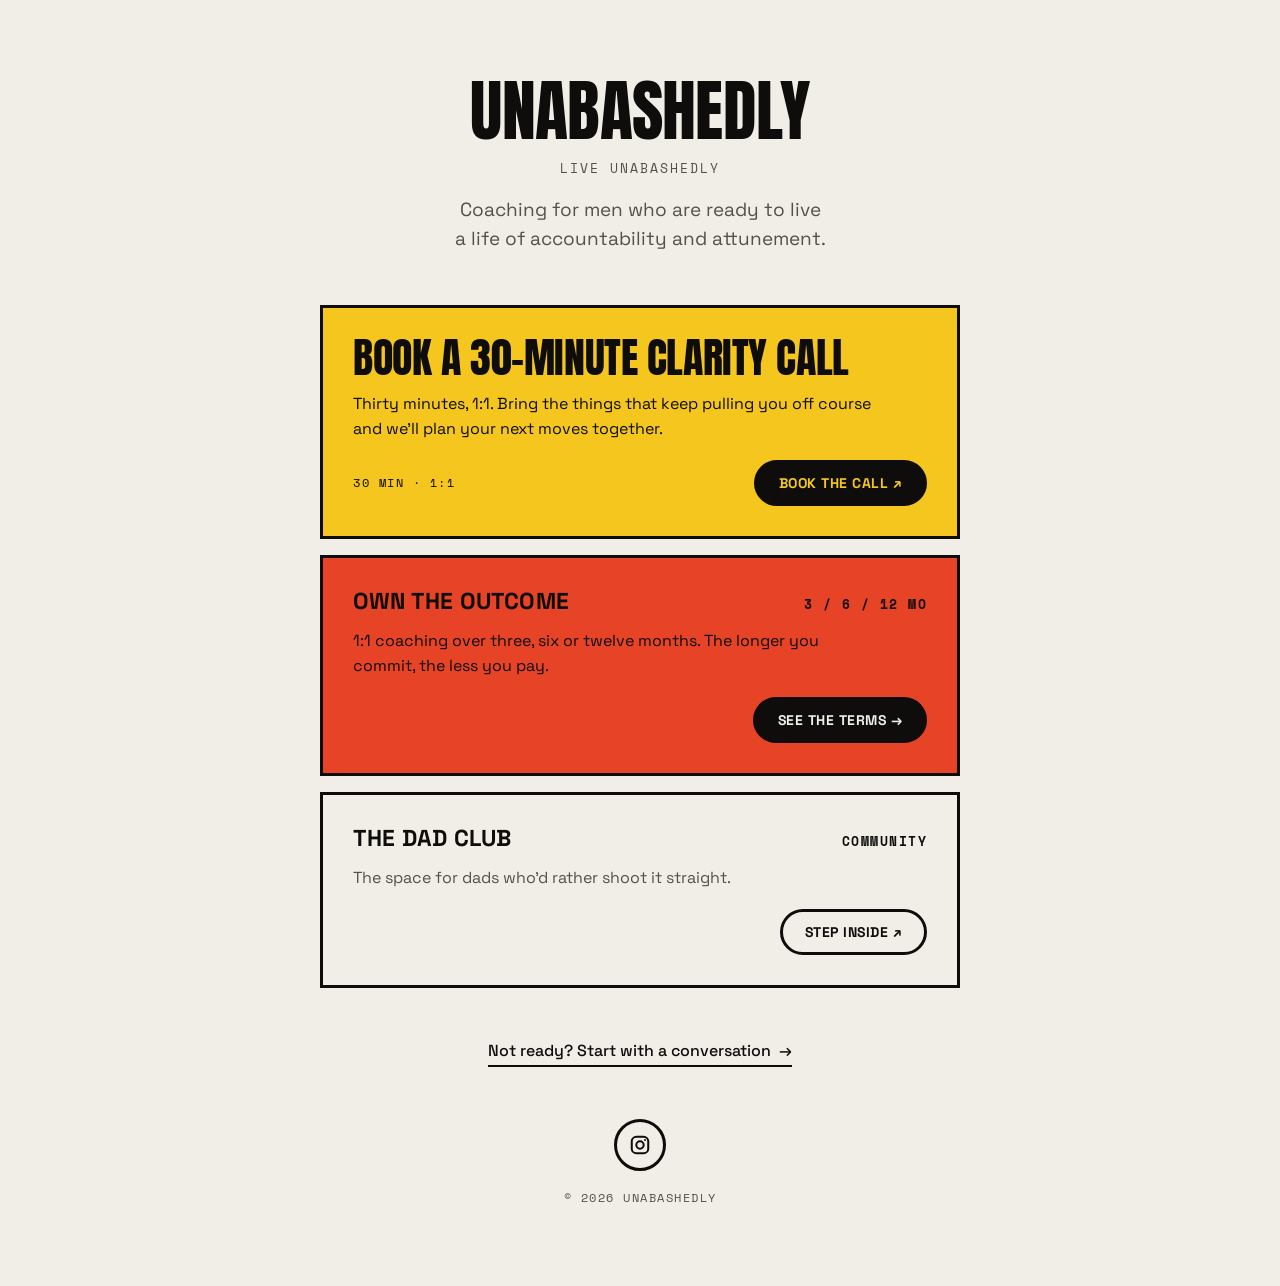
<file: index.html>
<!doctype html>
<html lang="en">
<head>
<meta charset="utf-8">
<meta name="viewport" content="width=device-width,initial-scale=1">
<meta name="description" content="Coaching for men who are ready to live a life of accountability and attunement.">
<title>Unabashedly — Coaching with Taylor Arnold</title>
<link rel="canonical" href="https://unabashedly.dad/">
<meta name="theme-color" content="#F1EEE7">
<meta property="og:type" content="website">
<meta property="og:site_name" content="Unabashedly">
<meta property="og:locale" content="en_US">
<meta property="og:url" content="https://unabashedly.dad/">
<meta property="og:title" content="Unabashedly — Coaching with Taylor Arnold">
<meta property="og:description" content="Coaching for men who are ready to live a life of accountability and attunement.">
<meta property="og:image" content="https://unabashedly.dad/og-card.jpg">
<meta property="og:image:type" content="image/jpeg">
<meta property="og:image:width" content="1200">
<meta property="og:image:height" content="630">
<meta property="og:image:alt" content="Unabashedly — coaching with Taylor Arnold">
<link rel="preconnect" href="https://fonts.googleapis.com">
<link rel="preconnect" href="https://fonts.gstatic.com" crossorigin>
<link href="https://fonts.googleapis.com/css2?family=Anton&family=Space+Grotesk:wght@400;500;700&family=Space+Mono:wght@400;700&display=swap" rel="stylesheet">
<style>
  :root{
    --paper:#F1EEE7;
    --paper-2:#E7E1D2;
    --ink:#0E0D0C;
    --ink-2:#54514A;
    --yellow:#F4C61E;
    --red:#E64327;
    --rule:3px;
    color-scheme:light;
  }
  *{box-sizing:border-box;}
  html,body{background:var(--paper);}
  body{
    margin:0;
    color:var(--ink);
    font-family:'Space Grotesk','Helvetica Neue',Arial,sans-serif;
    padding-inline:16px;
    padding-block:clamp(40px,7vw,80px);
  }
  h1,h2,p{margin:0;font-weight:400;}
  a{color:inherit;text-decoration:none;}
  a:focus-visible{outline:3px solid var(--ink);outline-offset:4px;}

  .mono{font-family:'Space Mono',ui-monospace,Menlo,monospace;}
  .display{font-family:'Anton',Impact,'Arial Narrow',sans-serif;text-transform:uppercase;letter-spacing:-0.01em;font-weight:400;}

  .page{max-width:640px;margin:0 auto;display:flex;flex-direction:column;gap:clamp(36px,6vw,52px);}

  /* header */
  .head{display:flex;flex-direction:column;align-items:center;gap:18px;text-align:center;}
  .wordmark{font-size:clamp(44px,9vw,68px);line-height:.9;}
  .tagline{font-size:clamp(16px,2.2vw,19px);line-height:1.5;color:var(--ink-2);max-width:44ch;text-wrap:balance;}
  .handle{font-size:12.5px;letter-spacing:2px;text-transform:uppercase;color:var(--ink-2);}

  /* card stack */
  .stack{display:flex;flex-direction:column;gap:16px;}
  .card{
    display:flex;flex-direction:column;gap:14px;
    padding:clamp(22px,4vw,30px);
    border:var(--rule) solid var(--ink);
    background:var(--paper);
    transition:background .15s;
  }
  .card:hover{background:var(--paper-2);}
  .card-top{display:flex;align-items:baseline;justify-content:space-between;gap:16px;}
  .card-title{font-weight:700;font-size:clamp(19px,2.6vw,23px);line-height:1.2;text-transform:uppercase;letter-spacing:.2px;text-wrap:balance;}
  .meta{flex-shrink:0;font-size:12.5px;font-weight:700;letter-spacing:1.5px;text-transform:uppercase;}
  .card-desc{font-size:16px;line-height:1.55;color:var(--ink-2);max-width:52ch;}
  .card-foot{display:flex;align-items:center;justify-content:space-between;gap:12px;flex-wrap:wrap;margin-top:4px;}
  .note{font-size:12px;letter-spacing:1.5px;text-transform:uppercase;color:var(--ink-2);}

  .cta{
    display:inline-flex;align-items:center;gap:10px;
    border:var(--rule) solid var(--ink);border-radius:999px;
    padding:11px 22px;
    font-weight:700;font-size:14px;letter-spacing:.5px;text-transform:uppercase;
    background:var(--paper);
    transition:background .15s,color .15s;
    margin-left:auto;
  }
  .card:hover .cta{background:var(--ink);color:var(--paper);}

  /* featured: the Clarity Call */
  .card.featured{background:var(--yellow);}
  .card.featured:hover{background:var(--yellow);}
  .card.featured .card-title{font-family:'Anton',Impact,sans-serif;font-weight:400;font-size:clamp(32px,5.4vw,42px);line-height:.95;letter-spacing:-.01em;}
  .card.featured .card-desc,.card.featured .note{color:var(--ink);}
  .card.featured .cta{background:var(--ink);color:var(--yellow);}
  .card.featured:hover .cta{background:var(--paper);color:var(--ink);}

  /* hot: Own The Outcome */
  .card.hot{background:var(--red);}
  .card.hot:hover{background:var(--red);}
  .card.hot .card-desc,.card.hot .meta,.card.hot .note{color:var(--ink);}
  .card.hot .cta{background:var(--ink);color:var(--paper);}
  .card.hot:hover .cta{background:var(--paper);color:var(--ink);}

  /* two info cards side by side */
  .pair{display:grid;grid-template-columns:1fr 1fr;gap:16px;}
  .pair .card-title{font-size:clamp(17px,2.2vw,19px);}

  /* not ready */
  .soft{
    align-self:center;text-align:center;
    display:inline-flex;align-items:center;gap:8px;
    font-size:16px;font-weight:500;
    padding-bottom:4px;border-bottom:2px solid var(--ink);
    transition:gap .15s;
  }
  .soft:hover{gap:14px;}

  /* social + footer */
  .foot{display:flex;flex-direction:column;align-items:center;gap:18px;}
  .icon-circle{
    width:52px;height:52px;border-radius:50%;
    border:var(--rule) solid var(--ink);
    display:flex;align-items:center;justify-content:center;
    transition:background .15s;
  }
  .icon-circle svg *{stroke:var(--ink);}
  .icon-circle:hover{background:var(--ink);}
  .icon-circle:hover svg *{stroke:var(--paper);}
  .copy{font-size:12px;letter-spacing:1.5px;text-transform:uppercase;color:var(--ink-2);}

  @media (max-width:560px){
    .pair{grid-template-columns:1fr;}
    .card-top{flex-direction:column;gap:6px;}
  }
  @media (prefers-reduced-motion:reduce){*{transition:none!important;}}
</style>
</head>
<body>

<main class="page">

  <header class="head">
    <h1 class="wordmark display">Unabashedly</h1>
    <p class="handle mono">Live Unabashedly</p>
    <p class="tagline">Coaching for men who are ready to live a life of accountability and attunement.</p>
  </header>

  <nav class="stack" aria-label="Ways to start">

    <a class="card featured" href="https://calendly.com/yalortackson-4yzz/30min" target="_blank" rel="noopener">
      <div class="card-top">
        <h2 class="card-title">Book a 30-Minute Clarity Call</h2>
      </div>
      <p class="card-desc">Thirty minutes, 1:1. Bring the things that keep pulling you off course and we'll plan your next moves together.</p>
      <div class="card-foot">
        <span class="note mono">30 min · 1:1</span>
        <span class="cta">Book the call ↗</span>
      </div>
    </a>

    <a class="card hot" href="work-with-me.html#own-the-outcome">
      <div class="card-top">
        <h2 class="card-title">Own The Outcome</h2>
        <span class="meta mono">3 / 6 / 12 mo</span>
      </div>
      <p class="card-desc">1:1 coaching over three, six or twelve months. The longer you commit, the less you pay.</p>
      <div class="card-foot">
        <span class="cta">See the terms →</span>
      </div>
    </a>

    <a class="card" href="https://www.skool.com/dad-club-8098/about" target="_blank" rel="noopener">
      <div class="card-top">
        <h2 class="card-title">The Dad Club</h2>
        <span class="meta mono">Community</span>
      </div>
      <p class="card-desc">The space for dads who'd rather shoot it straight.</p>
      <div class="card-foot">
        <span class="cta">Step inside ↗</span>
      </div>
    </a>


  </nav>

  <a class="soft" href="work-with-me.html#philosophy">Not ready? Start with a conversation <span aria-hidden="true">→</span></a>

  <footer class="foot">
    <a class="icon-circle" href="https://www.instagram.com/unabashedlydaddy/" target="_blank" rel="noopener" aria-label="Instagram">
      <svg width="22" height="22" viewBox="0 0 24 24" fill="none" stroke-width="2.2" stroke-linecap="round" stroke-linejoin="round"><rect x="3" y="3" width="18" height="18" rx="5" fill="none"/><circle cx="12" cy="12" r="4" fill="none"/><path d="M17.5 6.5h.01"/></svg>
    </a>
    <span class="copy mono">© 2026 Unabashedly</span>
  </footer>

</main>
</body>
</html>
</file>
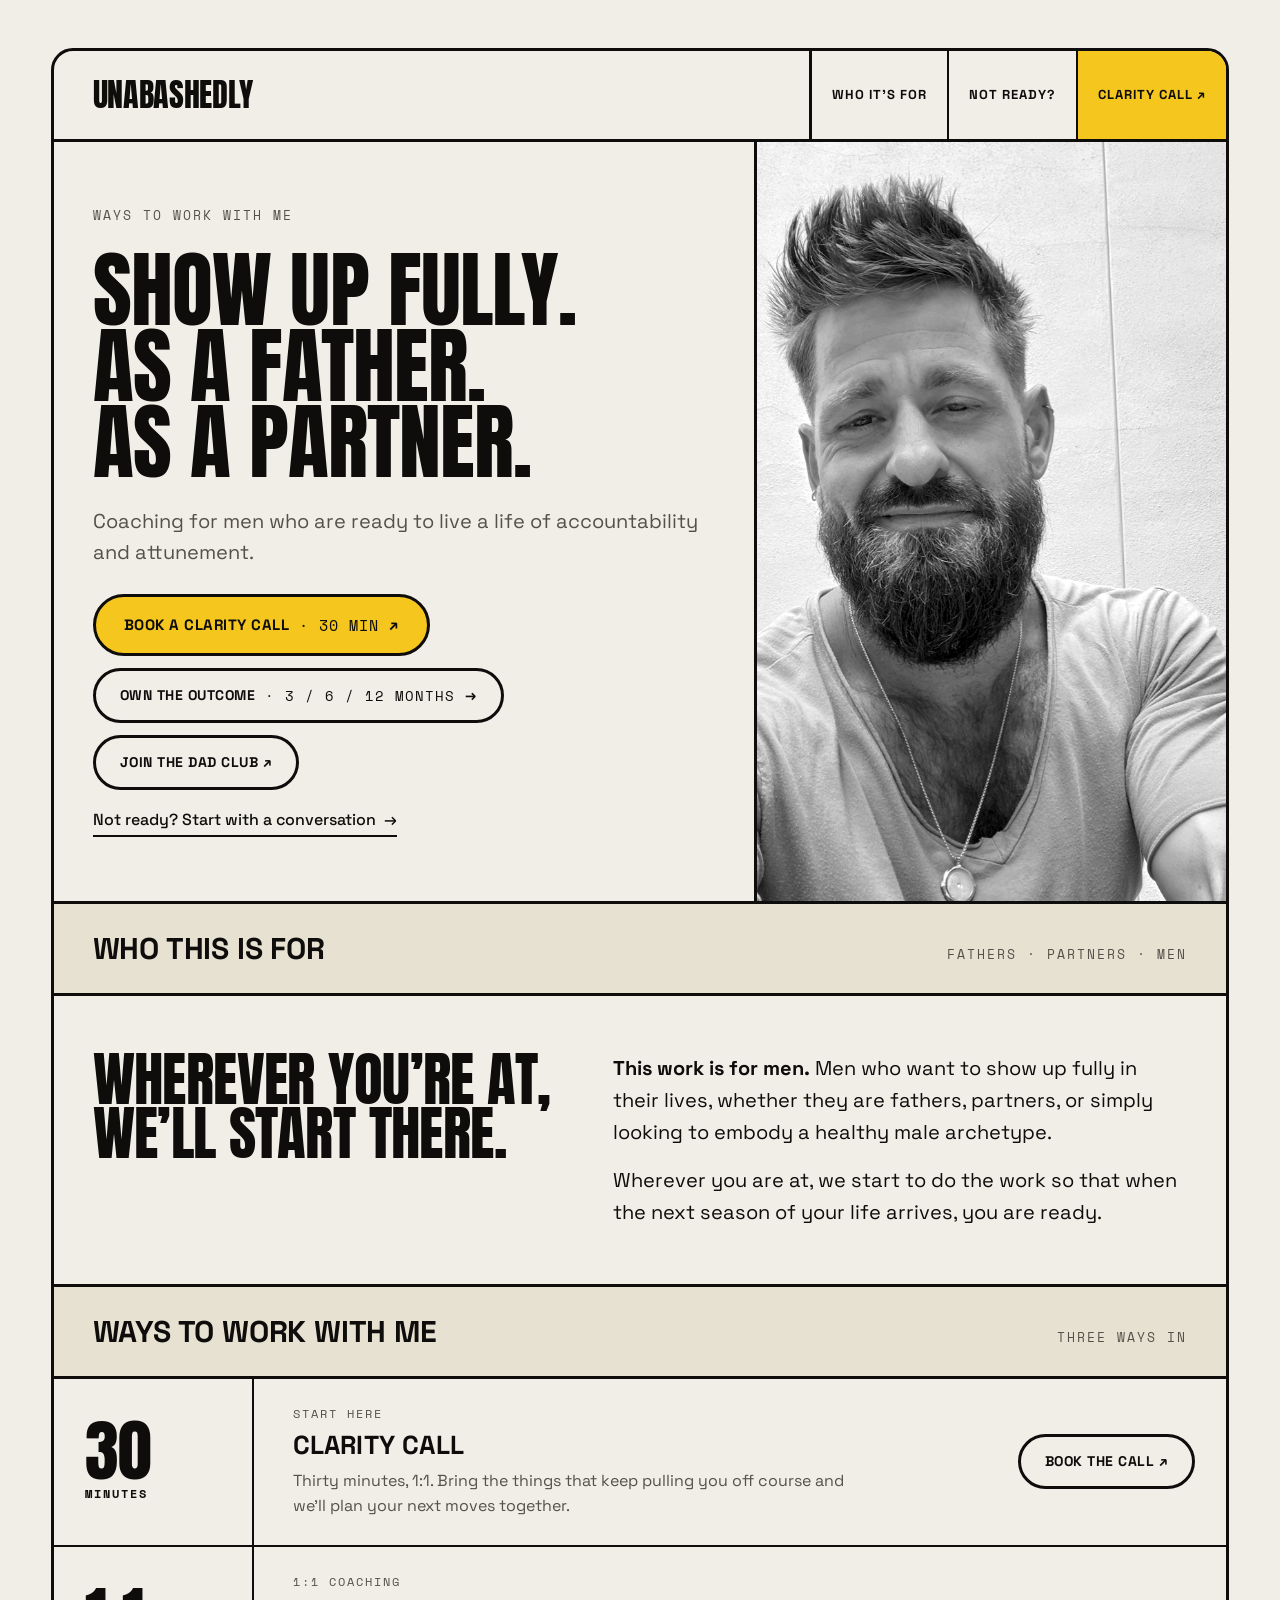
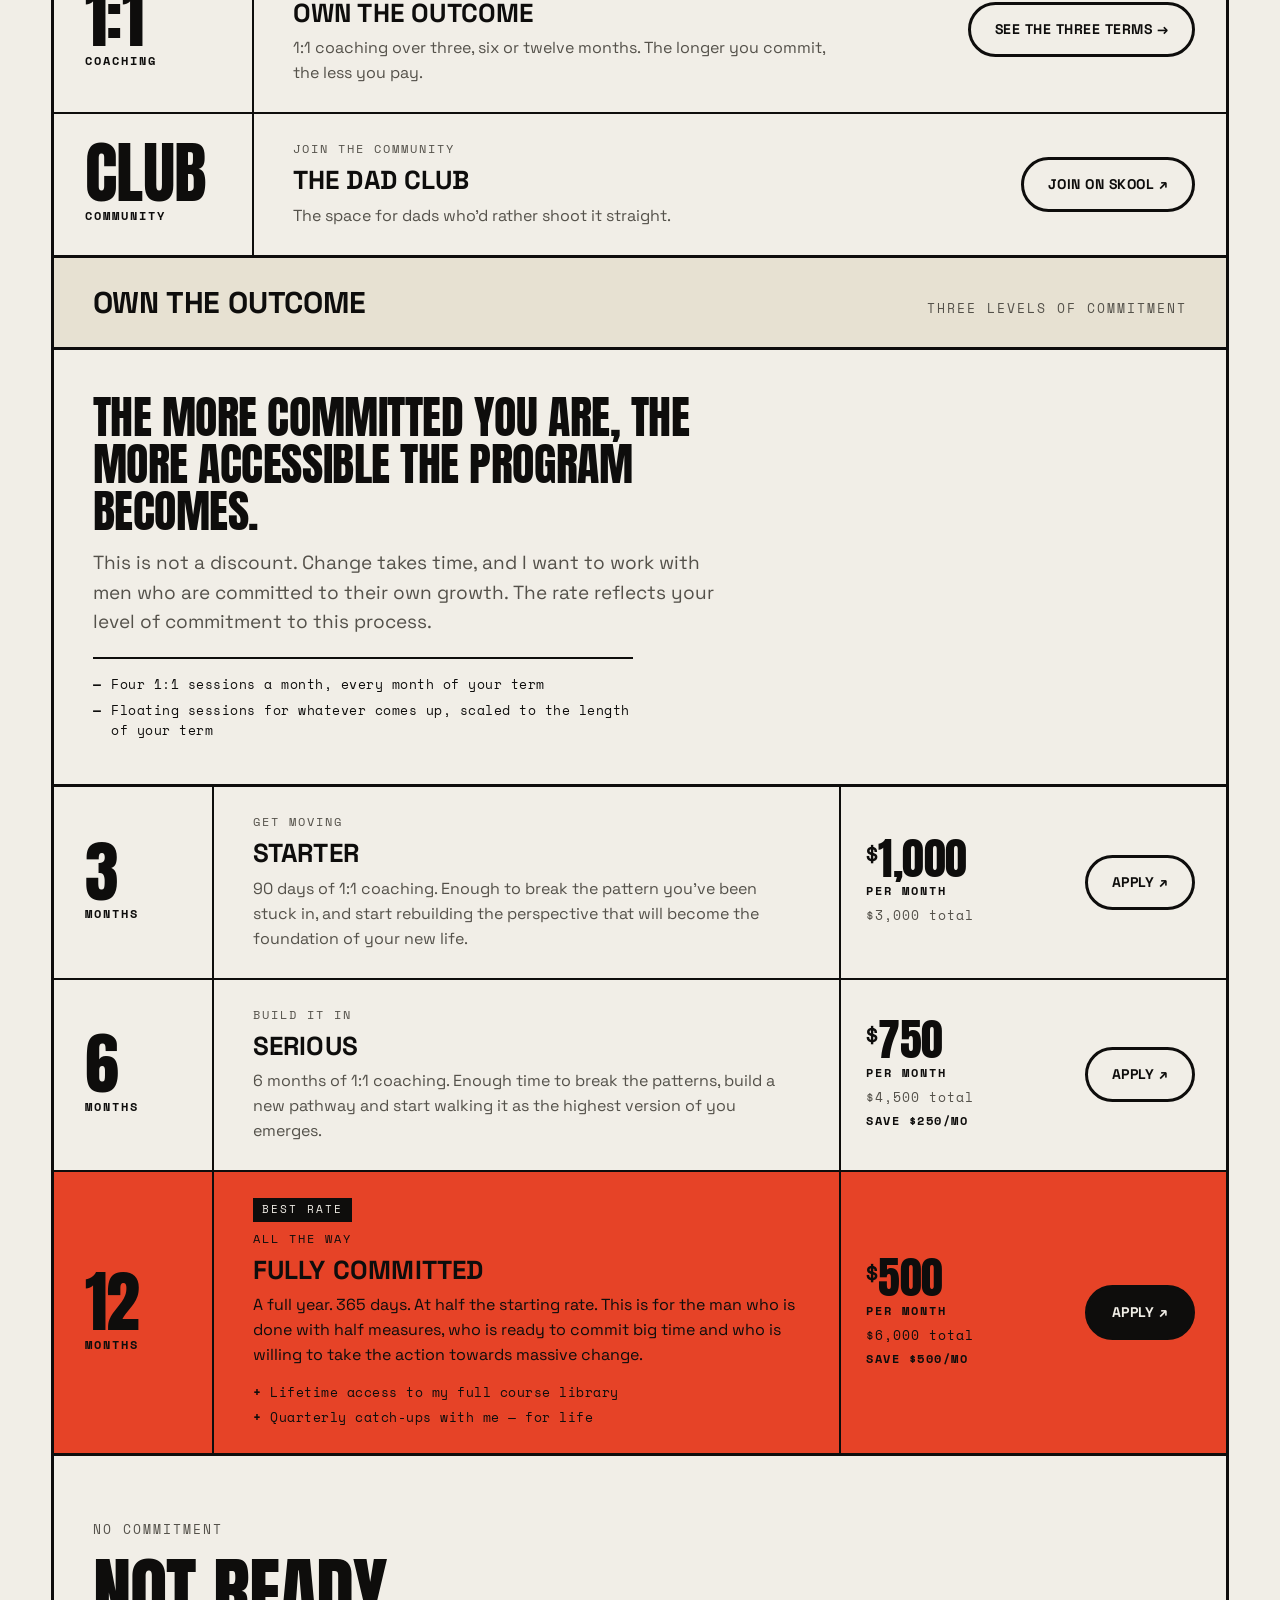
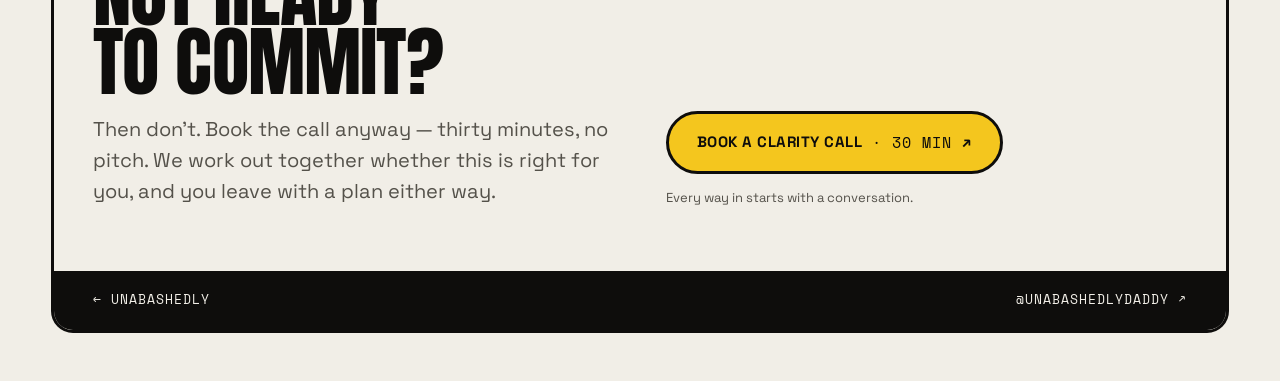
<file: work-with-me.html>
<!doctype html>
<html lang="en">
<head>
<meta charset="utf-8">
<meta name="viewport" content="width=device-width,initial-scale=1">
<meta name="description" content="Three ways to work with me. Start with a Clarity Call.">
<title>Ways to Work With Me — Unabashedly</title>
<link rel="canonical" href="https://unabashedly.dad/work-with-me.html">
<meta name="theme-color" content="#F1EEE7">
<meta property="og:type" content="website">
<meta property="og:site_name" content="Unabashedly">
<meta property="og:locale" content="en_US">
<meta property="og:url" content="https://unabashedly.dad/work-with-me.html">
<meta property="og:title" content="Ways to Work With Me — Unabashedly">
<meta property="og:description" content="Three ways to work with me. Start with a Clarity Call.">
<meta property="og:image" content="https://unabashedly.dad/og-card.jpg">
<meta property="og:image:type" content="image/jpeg">
<meta property="og:image:width" content="1200">
<meta property="og:image:height" content="630">
<meta property="og:image:alt" content="Unabashedly — coaching with Taylor Arnold">
<link rel="preconnect" href="https://fonts.googleapis.com">
<link rel="preconnect" href="https://fonts.gstatic.com" crossorigin>
<link href="https://fonts.googleapis.com/css2?family=Anton&family=Space+Grotesk:wght@400;500;700&family=Space+Mono:wght@400;700&display=swap" rel="stylesheet">
<style>
  :root{
    --paper:#F1EEE7;
    --paper-2:#E7E1D2;
    --ink:#0E0D0C;
    --ink-2:#54514A;
    --yellow:#F4C61E;
    --red:#E64327;
    --rule:3px;
    color-scheme:light;
  }
  *{box-sizing:border-box;}
  html{scroll-behavior:smooth;}
  html,body{background:var(--paper);}
  body{
    margin:0;
    color:var(--ink);
    font:16px/1.5 'Space Grotesk','Helvetica Neue',Arial,sans-serif;
    padding-inline:clamp(16px,4vw,56px);
    padding-block:clamp(20px,4vw,48px);
  }
  h1,h2,h3,p{margin:0;font-weight:400;}
  a{color:inherit;text-decoration:none;}
  a:focus-visible,button:focus-visible,input:focus-visible{outline:3px solid var(--ink);outline-offset:3px;}
  img{max-width:100%;display:block;}

  .display{font-family:'Anton',Impact,'Arial Narrow',sans-serif;text-transform:uppercase;letter-spacing:-0.01em;}
  .mono{font-family:'Space Mono',ui-monospace,Menlo,monospace;}
  .eyebrow{font-family:'Space Mono',ui-monospace,Menlo,monospace;font-size:13px;letter-spacing:2px;text-transform:uppercase;color:var(--ink-2);}

  .sheet{
    max-width:1180px;margin:0 auto;
    border:var(--rule) solid var(--ink);border-radius:22px;
    overflow:hidden;background:var(--paper);
  }
  section{scroll-margin-top:16px;}

  /* masthead */
  .masthead{display:flex;flex-wrap:wrap;align-items:stretch;justify-content:space-between;border-bottom:var(--rule) solid var(--ink);}
  .wordmark{font-size:clamp(26px,3vw,32px);padding:20px clamp(18px,3vw,40px);display:flex;align-items:center;}
  .nav{display:flex;flex-wrap:wrap;border-left:var(--rule) solid var(--ink);}
  .nav a{
    display:flex;align-items:center;justify-content:center;
    padding:0 20px;min-height:64px;
    font-size:13px;font-weight:700;letter-spacing:1px;text-transform:uppercase;
    border-right:2px solid var(--ink);transition:background .15s,color .15s;
  }
  .nav a:last-child{border-right:none;background:var(--yellow);}
  .nav a:hover{background:var(--paper-2);}
  .nav a:last-child:hover{background:var(--ink);color:var(--paper);}

  /* hero */
  .hero{
    display:grid;grid-template-columns:minmax(0,1.2fr) minmax(0,.8fr);
    border-bottom:var(--rule) solid var(--ink);
  }
  .hero-copy{
    padding:clamp(32px,5vw,64px) clamp(18px,3vw,48px);
    display:flex;flex-direction:column;gap:26px;
    border-right:var(--rule) solid var(--ink);
  }
  .hero h1{font-size:clamp(48px,6.6vw,88px);line-height:.9;text-wrap:balance;}
  .hero-lede{max-width:48ch;font-size:clamp(17px,1.9vw,20px);line-height:1.55;color:var(--ink-2);}
  .hero-photo{background:var(--paper-2);display:flex;}
  .hero-photo img{width:100%;height:100%;object-fit:cover;object-position:50% 20%;filter:grayscale(1) contrast(1.08);}

  .actions{display:flex;flex-direction:column;align-items:flex-start;gap:12px;}
  .btn{
    display:inline-flex;align-items:center;gap:10px;
    border:var(--rule) solid var(--ink);border-radius:999px;
    padding:14px 24px;
    font-weight:700;font-size:14px;letter-spacing:.5px;text-transform:uppercase;
    background:var(--paper);color:var(--ink);
    transition:background .15s,color .15s;
    cursor:pointer;font-family:inherit;
  }
  .btn:hover{background:var(--ink);color:var(--paper);}
  .btn.primary{background:var(--yellow);padding:17px 28px;font-size:15px;}
  .btn.primary:hover{background:var(--ink);color:var(--yellow);}
  .btn .dim{font-family:'Space Mono',ui-monospace,monospace;font-weight:400;letter-spacing:1px;}
  .soft{display:inline-flex;gap:8px;margin-top:6px;font-weight:500;padding-bottom:3px;border-bottom:2px solid var(--ink);transition:gap .15s;}
  .soft:hover{gap:14px;}

  /* section heads */
  .section-head{
    display:flex;flex-wrap:wrap;align-items:baseline;justify-content:space-between;gap:8px 24px;
    padding:22px clamp(18px,3vw,48px);
    border-bottom:var(--rule) solid var(--ink);background:var(--paper-2);
  }
  .section-title{font-weight:700;font-size:clamp(22px,2.6vw,30px);text-transform:uppercase;letter-spacing:-.2px;}

  /* who */
  .who{border-bottom:var(--rule) solid var(--ink);}
  .who-body{
    display:grid;grid-template-columns:minmax(0,.9fr) minmax(0,1.1fr);gap:clamp(24px,4vw,56px);
    padding:clamp(32px,5vw,56px) clamp(18px,3vw,48px);align-items:start;
  }
  .who-body .big{font-size:clamp(36px,4.6vw,60px);line-height:.92;text-wrap:balance;}
  .who-body p{font-size:clamp(17px,1.9vw,20px);line-height:1.6;max-width:56ch;}
  .who-body p + p{margin-top:16px;}

  /* ways rows */
  .ways{border-bottom:var(--rule) solid var(--ink);}
  .row{
    display:grid;grid-template-columns:clamp(130px,16vw,200px) minmax(0,1fr) auto;
    border-bottom:2px solid var(--ink);background:var(--paper);
  }
  .row:last-child{border-bottom:none;}
  .row-unit{
    display:flex;flex-direction:column;justify-content:center;gap:4px;
    padding:26px clamp(16px,2.4vw,32px);border-right:2px solid var(--ink);
  }
  .row-unit .n{font-size:clamp(44px,5.4vw,68px);line-height:.88;}
  .row-unit .u{font-size:12px;letter-spacing:2px;text-transform:uppercase;font-weight:700;}
  .row-body{display:flex;flex-direction:column;justify-content:center;gap:8px;padding:26px clamp(18px,3vw,40px);}
  .row-kicker{font-size:12px;letter-spacing:2px;text-transform:uppercase;color:var(--ink-2);}
  .row-title{font-weight:700;font-size:clamp(19px,2.3vw,26px);line-height:1.15;text-transform:uppercase;letter-spacing:.2px;}
  .row-desc{font-size:16px;line-height:1.55;color:var(--ink-2);max-width:56ch;}
  .row-go{display:flex;align-items:center;padding:20px clamp(16px,2.4vw,36px);}

  .row.hot{background:var(--red);}
  .row.hot .row-desc,.row.hot .row-kicker{color:var(--ink);}
  .row.hot .btn{background:var(--ink);color:var(--paper);}
  .row.hot .btn:hover{background:var(--paper);color:var(--ink);}

  /* philosophy / email */
  .philosophy{
    display:grid;grid-template-columns:minmax(0,1fr) minmax(0,1fr);gap:clamp(24px,4vw,56px);
    padding:clamp(36px,5vw,64px) clamp(18px,3vw,48px);align-items:end;
  }
  .philosophy h2{font-size:clamp(44px,6vw,80px);line-height:.9;text-wrap:balance;}
  .philosophy .intro{display:flex;flex-direction:column;gap:18px;}
  .philosophy .intro p{font-size:clamp(17px,1.9vw,20px);line-height:1.55;color:var(--ink-2);max-width:44ch;}
  .phil-cta{display:flex;flex-direction:column;align-items:flex-start;gap:14px;}
  form{display:flex;flex-direction:column;gap:12px;}
  label{font-family:'Space Mono',ui-monospace,monospace;font-size:12.5px;letter-spacing:2px;text-transform:uppercase;}
  .field{display:flex;flex-wrap:wrap;gap:12px;}
  input[type=email]{
    flex:1 1 220px;min-width:0;
    font:inherit;font-size:17px;color:var(--ink);
    background:var(--paper);border:var(--rule) solid var(--ink);border-radius:12px;
    padding:14px 18px;
  }
  input[type=email]::placeholder{color:var(--ink-2);}
  .form-note{font-size:15px;font-weight:700;}
  .fine{font-size:13px;color:var(--ink-2);}

  .footer{
    display:flex;flex-wrap:wrap;justify-content:space-between;gap:10px;
    padding:20px clamp(18px,3vw,48px);background:var(--ink);color:var(--paper);
  }
  .footer span,.footer a{font-family:'Space Mono',ui-monospace,monospace;font-size:12.5px;letter-spacing:1px;text-transform:uppercase;}
  .footer a:hover{color:var(--yellow);}
  .footer a:focus-visible{outline-color:var(--paper);}


  /* commitment tiers */
  .tiers{border-bottom:var(--rule) solid var(--ink);}
  .principle{
    padding:clamp(28px,4vw,44px) clamp(18px,3vw,48px);
    border-bottom:var(--rule) solid var(--ink);
    display:flex;flex-direction:column;gap:14px;
  }
  .principle .big{
    font-family:'Anton',Impact,'Arial Narrow',sans-serif;text-transform:uppercase;letter-spacing:-.01em;
    font-size:clamp(28px,3.6vw,46px);line-height:1.02;max-width:26ch;
  }
  .principle p{font-size:clamp(16px,1.8vw,19px);line-height:1.55;color:var(--ink-2);max-width:54ch;}

  .row.tier{grid-template-columns:clamp(110px,13vw,160px) minmax(0,1fr) clamp(150px,18vw,215px) auto;}
  .row-price{
    display:flex;flex-direction:column;justify-content:center;gap:4px;
    padding:24px clamp(14px,2vw,26px);border-left:2px solid var(--ink);
  }
  .price-mo{font-family:'Anton',Impact,sans-serif;font-size:clamp(30px,3.6vw,44px);line-height:.9;letter-spacing:-.01em;}
  .price-mo sup{font-size:.45em;vertical-align:super;font-family:'Space Grotesk',sans-serif;font-weight:700;}
  .price-per{font-size:11.5px;letter-spacing:2px;text-transform:uppercase;font-weight:700;font-family:'Space Mono',ui-monospace,monospace;}
  .price-total{font-size:12.5px;letter-spacing:1px;color:var(--ink-2);font-family:'Space Mono',ui-monospace,monospace;margin-top:4px;white-space:nowrap;}
  .price-save{
    font-family:'Space Mono',ui-monospace,monospace;font-size:11.5px;letter-spacing:1.5px;
    text-transform:uppercase;font-weight:700;white-space:nowrap;
  }
  .row.hot .price-total{color:var(--ink);}

  .flag{
    align-self:flex-start;background:var(--ink);color:var(--paper);
    font-family:'Space Mono',ui-monospace,monospace;font-size:10.5px;letter-spacing:2px;
    text-transform:uppercase;padding:4px 9px;
  }
  .includes{
    list-style:none;margin:6px 0 0;padding:16px 0 0;border-top:2px solid var(--ink);
    display:flex;flex-direction:column;gap:7px;max-width:54ch;
  }
  .includes li{
    font-family:'Space Mono',ui-monospace,monospace;font-size:13px;letter-spacing:.5px;
    display:flex;gap:10px;align-items:baseline;
  }
  .includes li::before{content:"\2014";font-weight:700;flex-shrink:0;}
  .perks{list-style:none;margin:8px 0 0;padding:0;display:flex;flex-direction:column;gap:6px;}
  .perks li{
    font-family:'Space Mono',ui-monospace,monospace;font-size:12.5px;letter-spacing:.5px;
    display:flex;gap:9px;align-items:baseline;
  }
  .perks li::before{content:"+";font-weight:700;flex-shrink:0;}

  @media (max-width:860px){
    .hero{grid-template-columns:1fr;}
    .hero-copy{border-right:none;border-bottom:var(--rule) solid var(--ink);}
    .hero-photo img{aspect-ratio:4/5;max-height:560px;}
    .who-body,.philosophy{grid-template-columns:1fr;}
  }
  @media (max-width:720px){
    .nav{border-left:none;border-top:var(--rule) solid var(--ink);width:100%;}
    .nav a{flex:1 1 auto;min-height:52px;padding:0 12px;border-bottom:2px solid var(--ink);}
    .row{grid-template-columns:1fr;}
    .row-unit{flex-direction:row;align-items:baseline;gap:12px;border-right:none;border-bottom:2px solid var(--ink);padding-block:14px;}
    .row-unit .n{font-size:40px;}
    .row-body{padding-bottom:8px;}
    .row-go{padding-top:8px;padding-bottom:26px;padding-inline:clamp(18px,3vw,40px);}
    .row.tier{grid-template-columns:1fr;}
    .row-price{
      border-left:none;border-top:2px solid var(--ink);
      flex-direction:row;align-items:baseline;gap:10px;flex-wrap:wrap;
      padding-inline:clamp(18px,3vw,40px);
    }
    .price-total{margin-top:0;}
    .row.tier .row-go .btn{width:100%;justify-content:center;}
  }
  @media (prefers-reduced-motion:reduce){html{scroll-behavior:auto;}*{transition:none!important;}}
</style>
</head>
<body>
<div class="sheet">

  <header class="masthead">
    <a class="wordmark display" href="index.html">Unabashedly</a>
    <nav class="nav" aria-label="Primary">
      <a href="#who">Who it's for</a>
      <a href="#philosophy">Not ready?</a>
      <a href="https://calendly.com/yalortackson-4yzz/30min" target="_blank" rel="noopener">Clarity Call ↗</a>
    </nav>
  </header>

  <section class="hero">
    <div class="hero-copy">
      <div class="eyebrow">Ways to work with me</div>
      <h1 class="display">Show up fully. As a father. As a partner.</h1>
      <p class="hero-lede">Coaching for men who are ready to live a life of accountability and attunement.</p>
      <div class="actions">
        <a class="btn primary" href="https://calendly.com/yalortackson-4yzz/30min" target="_blank" rel="noopener">Book a Clarity Call <span class="dim">· 30 min</span> ↗</a>
        <a class="btn" href="#own-the-outcome">Own The Outcome <span class="dim">· 3 / 6 / 12 months</span> →</a>
        <a class="btn" href="https://www.skool.com/dad-club-8098/about" target="_blank" rel="noopener">Join The Dad Club ↗</a>
        <a class="soft" href="#philosophy">Not ready? Start with a conversation <span aria-hidden="true">→</span></a>
      </div>
    </div>
    <div class="hero-photo">
      <img src="taylor-portrait-880x1100.jpg" alt="Taylor Arnold" width="880" height="1100">
    </div>
  </section>

  <section class="who" id="who" aria-labelledby="who-title">
    <div class="section-head">
      <h2 class="section-title" id="who-title">Who this is for</h2>
      <span class="eyebrow">Fathers · Partners · Men</span>
    </div>
    <div class="who-body">
      <div class="big display">Wherever you&rsquo;re at, we&rsquo;ll start there.</div>
      <div>
        <p><strong>This work is for men.</strong> Men who want to show up fully in their lives, whether they are fathers, partners, or simply looking to embody a healthy male archetype.</p>
        <p>Wherever you are at, we start to do the work so that when the next season of your life arrives, you are ready.</p>
      </div>
    </div>
  </section>

  <section class="ways" id="ways" aria-labelledby="ways-title">
    <div class="section-head">
      <h2 class="section-title" id="ways-title">Ways to work with me</h2>
      <span class="eyebrow">Three ways in</span>
    </div>

    <div class="row">
      <div class="row-unit"><span class="n display">30</span><span class="u mono">Minutes</span></div>
      <div class="row-body">
        <span class="row-kicker mono">Start here</span>
        <h3 class="row-title">Clarity Call</h3>
        <p class="row-desc">Thirty minutes, 1:1. Bring the things that keep pulling you off course and we'll plan your next moves together.</p>
      </div>
      <div class="row-go"><a class="btn" href="https://calendly.com/yalortackson-4yzz/30min" target="_blank" rel="noopener">Book the call ↗</a></div>
    </div>

    <div class="row">
      <div class="row-unit"><span class="n display">1:1</span><span class="u mono">Coaching</span></div>
      <div class="row-body">
        <span class="row-kicker mono">1:1 Coaching</span>
        <h3 class="row-title">Own The Outcome</h3>
        <p class="row-desc">1:1 coaching over three, six or twelve months. The longer you commit, the less you pay.</p>
      </div>
      <div class="row-go"><a class="btn" href="#own-the-outcome">See the three terms →</a></div>
    </div>

    <div class="row">
      <div class="row-unit"><span class="n display">Club</span><span class="u mono">Community</span></div>
      <div class="row-body">
        <span class="row-kicker mono">Join the community</span>
        <h3 class="row-title">The Dad Club</h3>
        <p class="row-desc">The space for dads who'd rather shoot it straight.</p>
      </div>
      <div class="row-go"><a class="btn" href="https://www.skool.com/dad-club-8098/about" target="_blank" rel="noopener">Join on Skool ↗</a></div>
    </div>
  </section>


  <section class="tiers" id="own-the-outcome" aria-labelledby="tiers-title">
    <div class="section-head">
      <h2 class="section-title" id="tiers-title">Own The Outcome</h2>
      <span class="eyebrow">Three levels of commitment</span>
    </div>

    <div class="principle">
      <h3 class="big">The more committed you are, the more accessible the program becomes.</h3>
      <p>This is not a discount. Change takes time, and I want to work with men who are committed to their own growth. The rate reflects your level of commitment to this process.</p>
      <ul class="includes">
        <li>Four 1:1 sessions a month, every month of your term</li>
        <li>Floating sessions for whatever comes up, scaled to the length of your term</li>
      </ul>
    </div>

    <div class="row tier">
      <div class="row-unit"><span class="n display">3</span><span class="u mono">Months</span></div>
      <div class="row-body">
        <span class="row-kicker mono">Get moving</span>
        <h3 class="row-title">Starter</h3>
        <p class="row-desc">90 days of 1:1 coaching. Enough to break the pattern you&rsquo;ve been stuck in, and start rebuilding the perspective that will become the foundation of your new life.</p>
      </div>
      <div class="row-price">
        <span class="price-mo"><sup>$</sup>1,000</span>
        <span class="price-per">Per month</span>
        <span class="price-total">$3,000 total</span>
      </div>
      <div class="row-go"><a class="btn" href="https://calendly.com/yalortackson-4yzz/30min" target="_blank" rel="noopener">Apply &#8599;</a></div>
    </div>

    <div class="row tier">
      <div class="row-unit"><span class="n display">6</span><span class="u mono">Months</span></div>
      <div class="row-body">
        <span class="row-kicker mono">Build it in</span>
        <h3 class="row-title">Serious</h3>
        <p class="row-desc">6 months of 1:1 coaching. Enough time to break the patterns, build a new pathway and start walking it as the highest version of you emerges.</p>
      </div>
      <div class="row-price">
        <span class="price-mo"><sup>$</sup>750</span>
        <span class="price-per">Per month</span>
        <span class="price-total">$4,500 total</span>
        <span class="price-save">Save $250/mo</span>
      </div>
      <div class="row-go"><a class="btn" href="https://calendly.com/yalortackson-4yzz/30min" target="_blank" rel="noopener">Apply &#8599;</a></div>
    </div>

    <div class="row tier hot">
      <div class="row-unit"><span class="n display">12</span><span class="u mono">Months</span></div>
      <div class="row-body">
        <span class="flag">Best rate</span>
        <span class="row-kicker mono">All the way</span>
        <h3 class="row-title">Fully Committed</h3>
        <p class="row-desc">A full year. 365 days. At half the starting rate. This is for the man who is done with half measures, who is ready to commit big time and who is willing to take the action towards massive change.</p>
        <ul class="perks">
          <li>Lifetime access to my full course library</li>
          <li>Quarterly catch-ups with me &mdash; for life</li>
        </ul>
      </div>
      <div class="row-price">
        <span class="price-mo"><sup>$</sup>500</span>
        <span class="price-per">Per month</span>
        <span class="price-total">$6,000 total</span>
        <span class="price-save">Save $500/mo</span>
      </div>
      <div class="row-go"><a class="btn" href="https://calendly.com/yalortackson-4yzz/30min" target="_blank" rel="noopener">Apply &#8599;</a></div>
    </div>
  </section>

  <section class="philosophy" id="philosophy" aria-labelledby="phil-title">
    <div class="intro">
      <div class="eyebrow">No commitment</div>
      <h2 class="display" id="phil-title">Not ready to commit?</h2>
      <p>Then don't. Book the call anyway &mdash; thirty minutes, no pitch. We work out together whether this is right for you, and you leave with a plan either way.</p>
    </div>
    <div class="phil-cta">
      <a class="btn primary" href="https://calendly.com/yalortackson-4yzz/30min" target="_blank" rel="noopener">Book a Clarity Call <span class="dim">&middot; 30 min</span> ↗</a>
      <p class="fine">Every way in starts with a conversation.</p>
    </div>
  </section>

  <footer class="footer">
    <a href="index.html">← Unabashedly</a>
    <a href="https://www.instagram.com/unabashedlydaddy/" target="_blank" rel="noopener">@unabashedlydaddy ↗</a>
  </footer>

</div>

</body>
</html>
</file>
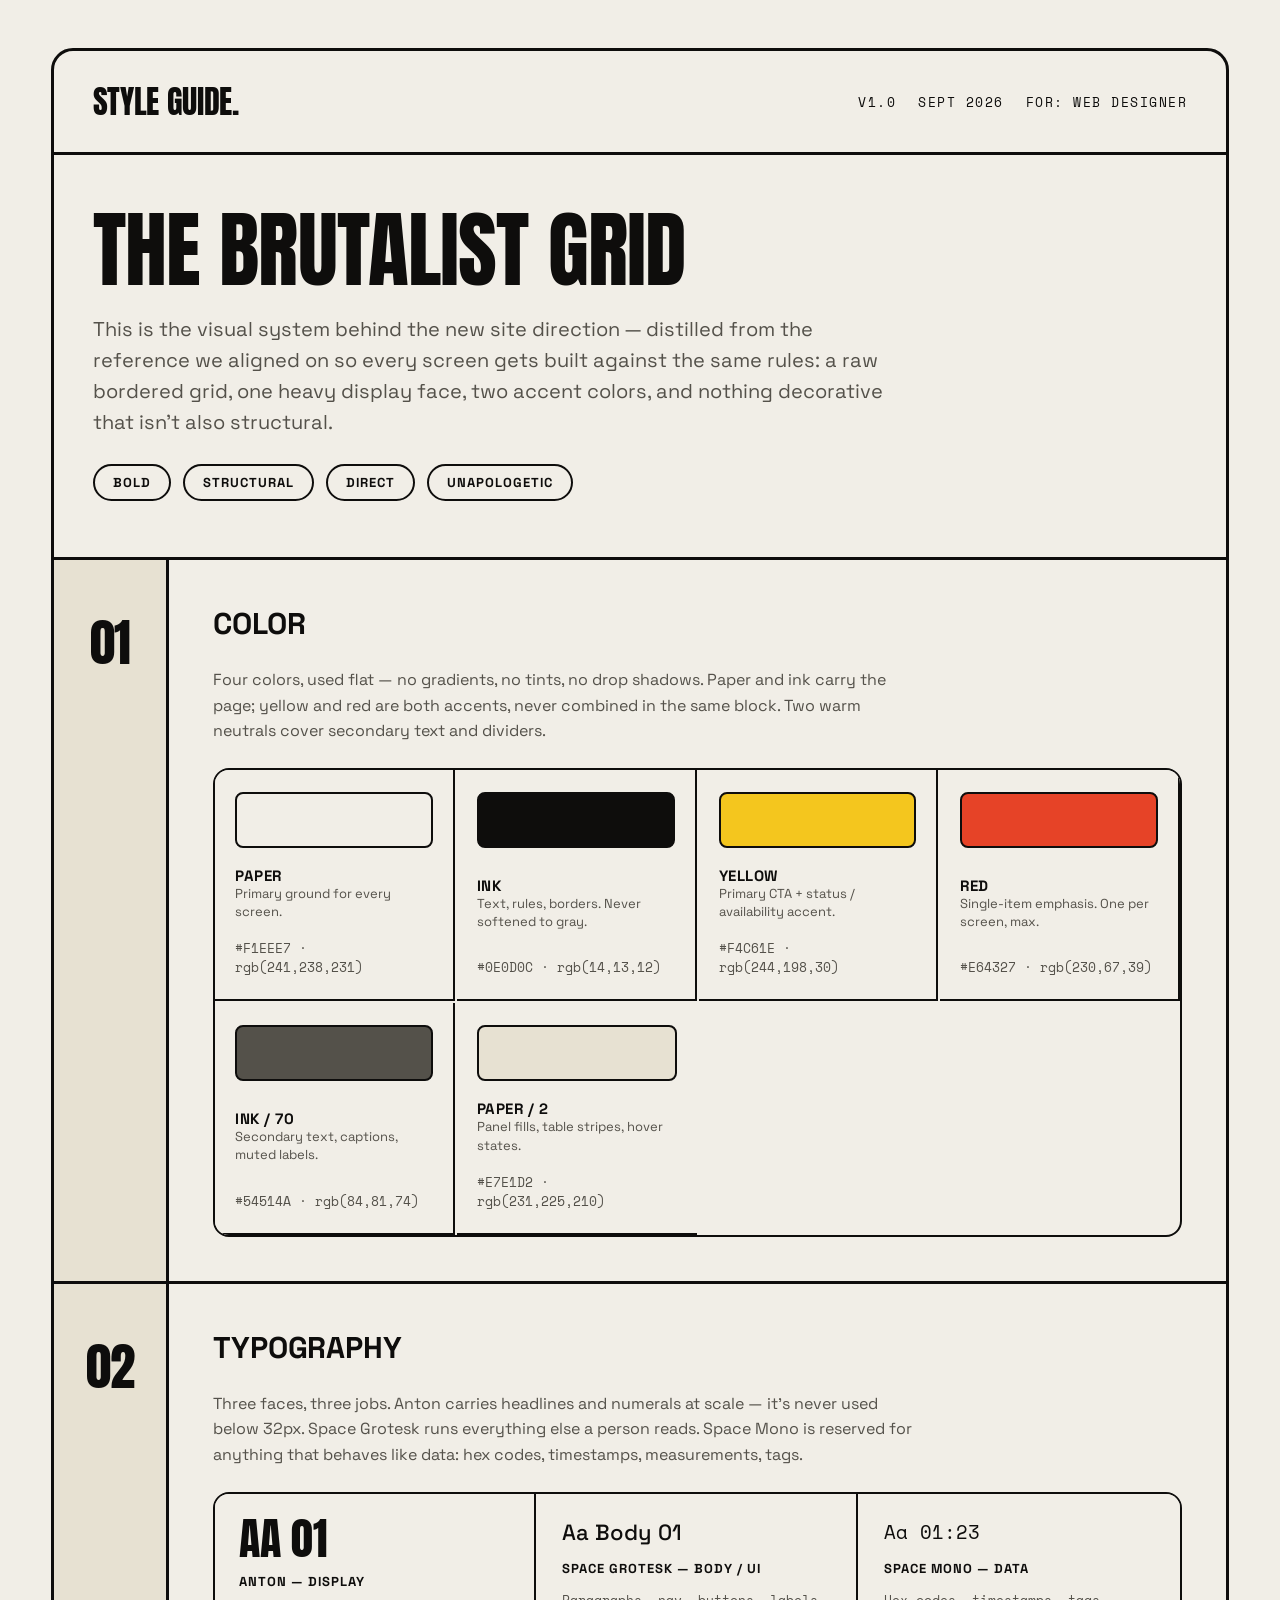
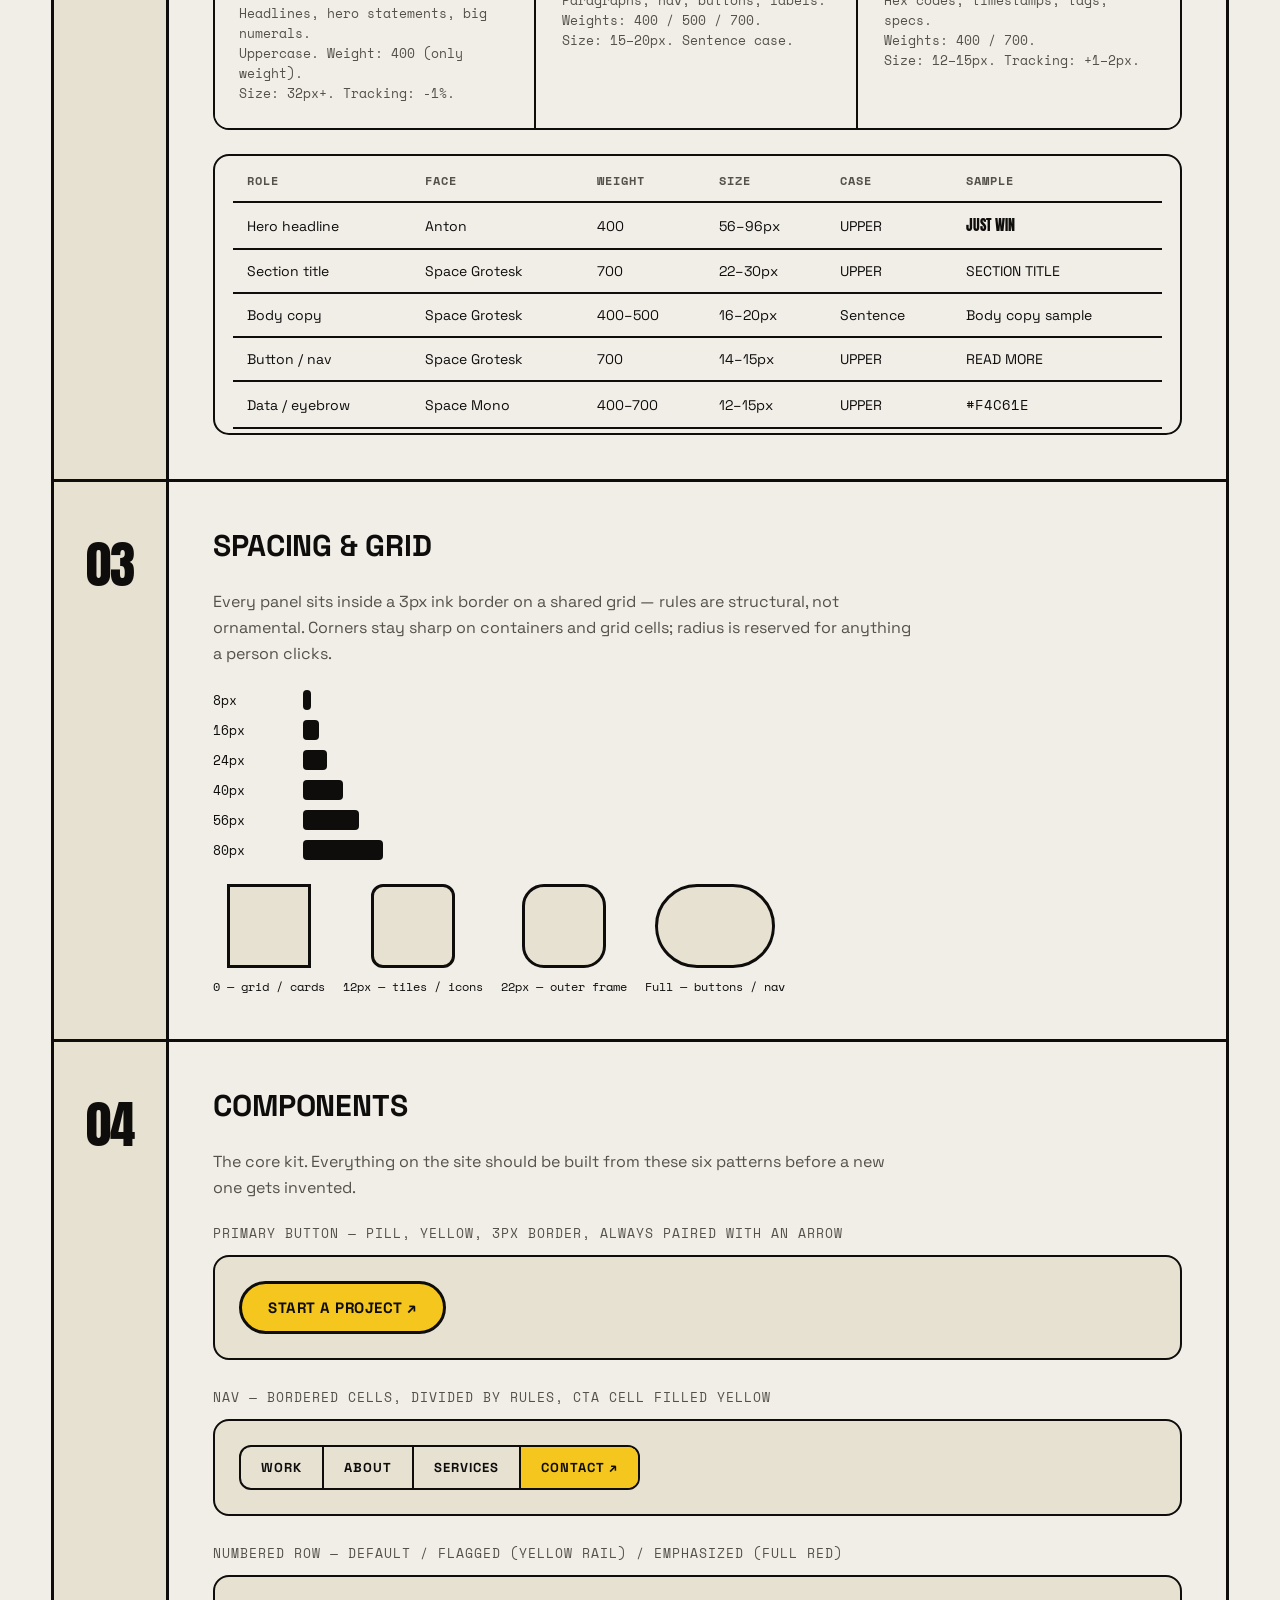
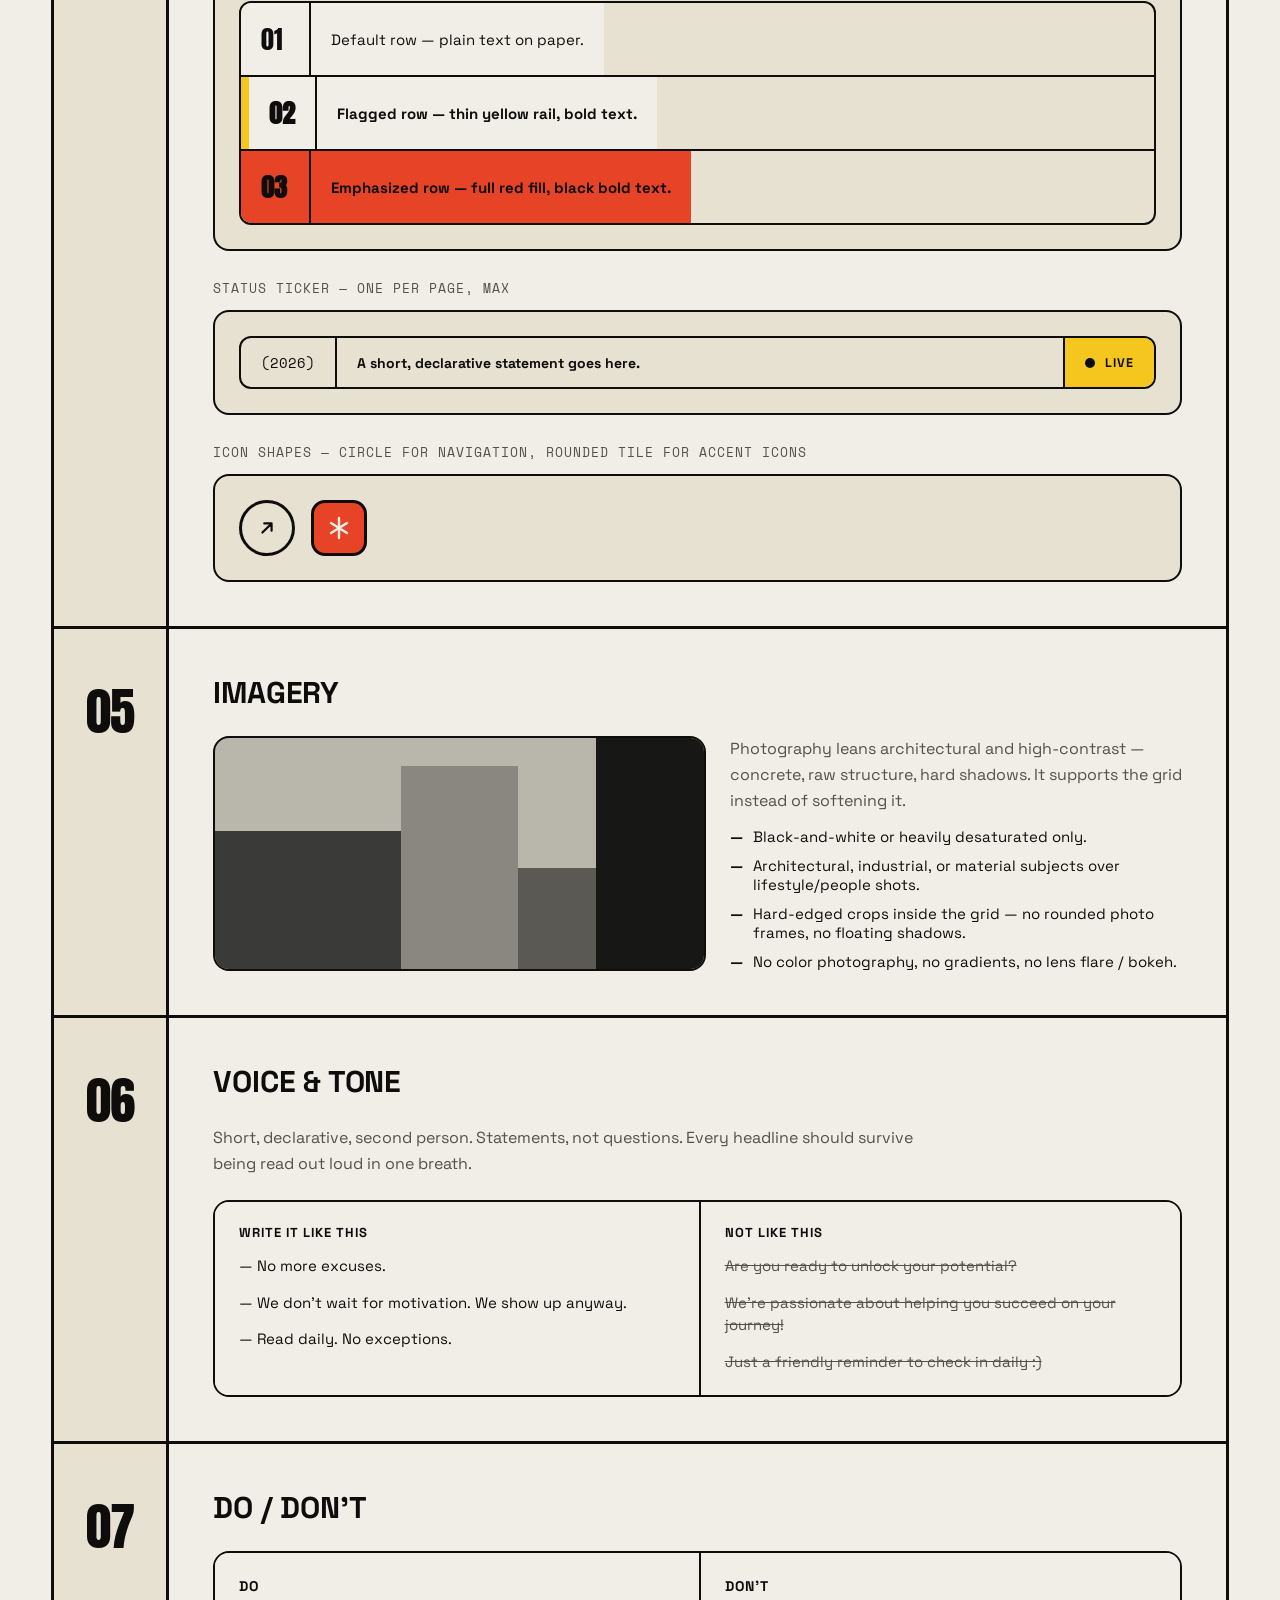
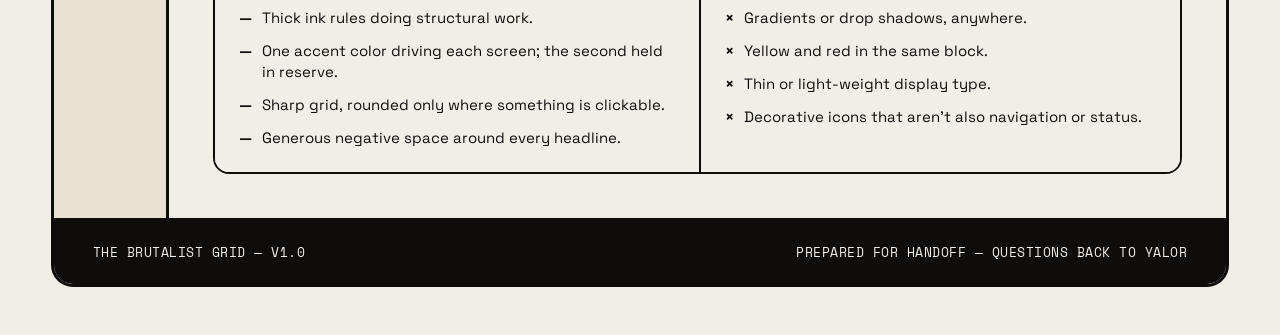
<file: brand/style-guide.html>
<!doctype html><html><head><meta charset=utf8><meta name=viewport content="width=device-width,initial-scale=1,viewport-fit=cover"><style>:root{color-scheme:light;box-sizing:border-box;padding-top:env(safe-area-inset-top,0px);padding-bottom:env(safe-area-inset-bottom,0px)}html{scroll-padding-top:env(safe-area-inset-top,0px)}body{margin:0;padding:0;font:14px -apple-system,BlinkMacSystemFont,sans-serif;background:#faf9f5;color:#141413}img{max-width:100%}[hidden]:not([hidden=until-found i]){display:none!important}</style></head><body>
<title>The Brutalist Grid</title>
<link rel="preconnect" href="https://fonts.googleapis.com">
<link href="https://fonts.googleapis.com/css2?family=Anton&family=Space+Grotesk:wght@400;500;700&family=Space+Mono:wght@400;700&display=swap" rel="stylesheet">
<style>
  :root{
    --paper:#F1EEE7;
    --paper-2:#E7E1D2;
    --ink:#0E0D0C;
    --ink-2:#54514A;
    --yellow:#F4C61E;
    --red:#E64327;
    --rule:3px;
    --radius-sm:10px;
    --radius-md:16px;
    color-scheme: light;
  }

  *{box-sizing:border-box;}
  body{
    margin:0;
    background:var(--paper);
    color:var(--ink);
    font-family:'Space Grotesk', 'Helvetica Neue', Arial, sans-serif;
    padding-inline:clamp(16px,4vw,56px);
    padding-block:clamp(20px,4vw,48px);
  }
  h1,h2,h3{ font-weight:400; margin:0; }
  p{ margin:0; }
  img{max-width:100%;}

  .display{
    font-family:'Anton', sans-serif;
    text-transform:uppercase;
    letter-spacing:-0.01em;
  }
  .mono{
    font-family:'Space Mono', monospace;
  }
  .eyebrow{
    font-family:'Space Mono', monospace;
    font-size:13px;
    letter-spacing:2px;
    text-transform:uppercase;
    color:var(--ink-2);
  }

  .sheet{
    max-width:1180px;
    margin:0 auto;
    border:var(--rule) solid var(--ink);
    border-radius:22px;
    overflow:hidden;
    background:var(--paper);
  }

  /* ---- masthead ---- */
  .masthead{
    display:flex;
    flex-wrap:wrap;
    align-items:center;
    justify-content:space-between;
    gap:16px;
    padding:26px clamp(18px,3vw,44px);
    border-bottom:var(--rule) solid var(--ink);
  }
  .wordmark{ font-size:clamp(24px,3vw,32px); }
  .masthead-meta{
    display:flex;
    gap:22px;
    flex-wrap:wrap;
  }
  .masthead-meta span{
    font-size:13px;
    letter-spacing:1.5px;
    text-transform:uppercase;
  }

  /* ---- intro ---- */
  .intro{
    padding:clamp(28px,5vw,56px) clamp(18px,3vw,44px);
    border-bottom:var(--rule) solid var(--ink);
    display:flex;
    flex-direction:column;
    gap:26px;
  }
  .intro h1{
    font-size:clamp(40px,7vw,84px);
    line-height:0.92;
    text-wrap:balance;
    max-width:16ch;
  }
  .intro p{
    max-width:62ch;
    font-size:clamp(16px,1.9vw,20px);
    line-height:1.55;
    color:var(--ink-2);
  }
  .tagrow{ display:flex; flex-wrap:wrap; gap:12px; }
  .tag{
    border:2px solid var(--ink);
    border-radius:999px;
    padding:8px 18px;
    font-size:13px;
    font-weight:700;
    letter-spacing:1px;
    text-transform:uppercase;
  }

  /* ---- section shell ---- */
  .section{
    display:flex;
    border-bottom:var(--rule) solid var(--ink);
  }
  .section:last-of-type{ border-bottom:none; }
  .section-num{
    flex:0 0 clamp(72px,9vw,140px);
    display:flex;
    align-items:flex-start;
    justify-content:center;
    padding-top:clamp(28px,4vw,44px);
    font-size:clamp(34px,4vw,56px);
    border-right:var(--rule) solid var(--ink);
    background:var(--paper-2);
  }
  .section-body{
    flex:1;
    min-width:0;
    padding:clamp(28px,4vw,44px);
    display:flex;
    flex-direction:column;
    gap:24px;
  }
  .section-title{
    font-family:'Space Grotesk';
    font-weight:700;
    font-size:clamp(22px,2.6vw,30px);
    letter-spacing:-0.2px;
    text-transform:uppercase;
  }
  .section-lede{
    max-width:70ch;
    color:var(--ink-2);
    font-size:16px;
    line-height:1.6;
  }

  /* ---- color swatches ---- */
  .swatches{
    display:grid;
    grid-template-columns:repeat(auto-fit,minmax(220px,1fr));
    gap:2px;
    border:2px solid var(--ink);
    border-radius:var(--radius-md);
    overflow:hidden;
  }
  .swatch{
    background:var(--paper);
    padding:22px 20px;
    min-height:150px;
    display:flex;
    flex-direction:column;
    justify-content:space-between;
    gap:18px;
    border-right:2px solid var(--ink);
    border-bottom:2px solid var(--ink);
  }
  .swatch-chip{ height:56px; border-radius:8px; border:2px solid var(--ink); }
  .swatch-name{ font-weight:700; font-size:15px; text-transform:uppercase; letter-spacing:0.5px; }
  .swatch-use{ font-size:13px; color:var(--ink-2); line-height:1.4; }
  .swatch-code{ font-family:'Space Mono'; font-size:12.5px; color:var(--ink-2); }

  /* ---- type specimens ---- */
  .type-row{
    display:flex;
    flex-wrap:wrap;
    gap:2px;
    border:2px solid var(--ink);
    border-radius:var(--radius-md);
    overflow:hidden;
  }
  .type-card{
    flex:1 1 260px;
    background:var(--paper);
    padding:24px;
    border-right:2px solid var(--ink);
    display:flex;
    flex-direction:column;
    gap:14px;
  }
  .type-card:last-child{ border-right:none; }
  .type-sample-display{ font-family:'Anton'; font-size:44px; text-transform:uppercase; line-height:0.95; }
  .type-sample-body{ font-family:'Space Grotesk'; font-weight:500; font-size:22px; }
  .type-sample-mono{ font-family:'Space Mono'; font-size:19px; }
  .type-role{ font-weight:700; font-size:13px; text-transform:uppercase; letter-spacing:1px; }
  .type-spec{ font-family:'Space Mono'; font-size:12.5px; color:var(--ink-2); line-height:1.6; }

  table.scale{
    width:100%;
    border-collapse:collapse;
    font-size:14px;
  }
  table.scale th, table.scale td{
    text-align:left;
    padding:12px 14px;
    border-bottom:2px solid var(--ink);
  }
  table.scale th{
    font-family:'Space Mono';
    font-size:12px;
    letter-spacing:1px;
    text-transform:uppercase;
    color:var(--ink-2);
    border-bottom:2.5px solid var(--ink);
  }
  table.scale td.samp{ font-family:'Anton'; text-transform:uppercase; }
  .table-wrap{ overflow-x:auto; border:2px solid var(--ink); border-radius:var(--radius-md); padding:4px 18px; }

  /* ---- spacing/grid ---- */
  .spacing-scale{ display:flex; flex-direction:column; gap:10px; }
  .spacing-row{ display:flex; align-items:center; gap:16px; }
  .spacing-bar{ height:20px; background:var(--ink); border-radius:4px; }
  .spacing-label{ font-family:'Space Mono'; font-size:13px; width:74px; flex-shrink:0; }

  .radius-row{ display:flex; flex-wrap:wrap; gap:18px; }
  .radius-chip{
    display:flex; flex-direction:column; align-items:center; gap:10px;
  }
  .radius-box{ width:84px; height:84px; border:3px solid var(--ink); background:var(--paper-2); }
  .radius-chip span{ font-family:'Space Mono'; font-size:12px; }

  /* ---- components ---- */
  .comp-grid{ display:flex; flex-direction:column; gap:28px; }
  .comp-block{ display:flex; flex-direction:column; gap:12px; }
  .comp-label{ font-family:'Space Mono'; font-size:12.5px; letter-spacing:1px; text-transform:uppercase; color:var(--ink-2); }
  .comp-stage{
    border:2px solid var(--ink);
    border-radius:var(--radius-md);
    padding:24px;
    background:var(--paper-2);
    display:flex;
    flex-wrap:wrap;
    align-items:center;
    gap:18px;
  }

  .btn{
    display:inline-flex; align-items:center; gap:10px;
    background:var(--yellow);
    border:3px solid var(--ink);
    border-radius:999px;
    padding:14px 26px;
    font-weight:700; font-size:15px; letter-spacing:0.5px; text-transform:uppercase;
  }
  .navdemo{ display:flex; border:2px solid var(--ink); border-radius:12px; overflow:hidden; }
  .navdemo div{ padding:12px 20px; font-size:13px; font-weight:700; letter-spacing:1px; text-transform:uppercase; border-right:2px solid var(--ink); }
  .navdemo div:last-child{ border-right:none; background:var(--yellow); }

  .rowdemo{ display:flex; flex-direction:column; width:100%; border:2px solid var(--ink); border-radius:12px; overflow:hidden; }
  .rowdemo .r{ display:flex; border-bottom:2px solid var(--ink); }
  .rowdemo .r:last-child{ border-bottom:none; }
  .rowdemo .n{ font-family:'Anton'; font-size:26px; padding:16px 20px; border-right:2px solid var(--ink); background:var(--paper); flex:0 0 70px; display:flex; align-items:center; }
  .rowdemo .t{ padding:16px 20px; font-size:15px; display:flex; align-items:center; background:var(--paper); }
  .rowdemo .r.hot .n, .rowdemo .r.hot .t{ background:var(--red); font-weight:700; }
  .rowdemo .r.warm{ position:relative; }
  .rowdemo .r.warm::before{ content:""; position:absolute; left:0; top:0; bottom:0; width:8px; background:var(--yellow); }
  .rowdemo .r.warm .n{ padding-left:28px; font-weight:700; }
  .rowdemo .r.warm .t{ font-weight:700; }

  .tickerdemo{ display:flex; width:100%; border:2px solid var(--ink); border-radius:12px; overflow:hidden; font-size:14px; }
  .tickerdemo div{ padding:14px 20px; display:flex; align-items:center; gap:10px; }
  .tickerdemo .a{ border-right:2px solid var(--ink); font-family:'Space Mono'; }
  .tickerdemo .b{ flex:1; font-weight:700; border-right:2px solid var(--ink); }
  .tickerdemo .c{ background:var(--yellow); font-weight:700; text-transform:uppercase; font-size:12.5px; letter-spacing:1px; }
  .pulse{ width:10px; height:10px; border-radius:50%; background:var(--ink); }

  .iconrow{ display:flex; gap:16px; align-items:center; }
  .icon-circle{ width:56px; height:56px; border-radius:50%; border:3px solid var(--ink); display:flex; align-items:center; justify-content:center; }
  .icon-tile{ width:56px; height:56px; border-radius:14px; border:3px solid var(--ink); background:var(--red); display:flex; align-items:center; justify-content:center; }

  /* ---- imagery ---- */
  .imagery-wrap{ display:flex; flex-wrap:wrap; gap:24px; align-items:stretch; }
  .imagery-sample{
    flex:1 1 320px;
    min-height:220px;
    border:2px solid var(--ink);
    border-radius:var(--radius-md);
    position:relative;
    overflow:hidden;
    background:#B9B6AC;
  }
  .imagery-sample .blk{ position:absolute; }
  .imagery-notes{ flex:1 1 280px; display:flex; flex-direction:column; gap:14px; }
  .rulelist{ display:flex; flex-direction:column; gap:10px; }
  .rulelist .r{ display:flex; gap:10px; font-size:15px; }
  .rulelist .r span.mark{ font-weight:700; flex-shrink:0; }

  /* ---- voice ---- */
  .voice-cols{ display:grid; grid-template-columns:1fr 1fr; gap:2px; border:2px solid var(--ink); border-radius:var(--radius-md); overflow:hidden; }
  .voice-col{ padding:22px 24px; display:flex; flex-direction:column; gap:14px; background:var(--paper); }
  .voice-col.no{ border-left:2px solid var(--ink); }
  .voice-head{ font-weight:700; text-transform:uppercase; font-size:13px; letter-spacing:1px; }
  .voice-item{ font-size:15px; line-height:1.5; }
  .voice-item.good::before{ content:"— "; }
  .voice-item.bad{ color:var(--ink-2); text-decoration:line-through; }

  /* ---- do/dont ---- */
  .dd-grid{ display:grid; grid-template-columns:1fr 1fr; gap:2px; border:2px solid var(--ink); border-radius:var(--radius-md); overflow:hidden; }
  .dd-col{ padding:24px; background:var(--paper); display:flex; flex-direction:column; gap:12px; }
  .dd-col.dont{ border-left:2px solid var(--ink); }
  .dd-head{ font-weight:700; text-transform:uppercase; font-size:14px; letter-spacing:1px; display:flex; align-items:center; gap:10px; }
  .dd-item{ display:flex; gap:10px; font-size:15px; line-height:1.4; }
  .dd-item b{ flex-shrink:0; }

  /* ---- footer ---- */
  .footer{
    padding:22px clamp(18px,3vw,44px);
    display:flex;
    flex-wrap:wrap;
    justify-content:space-between;
    gap:10px;
    background:var(--ink);
    color:var(--paper);
  }
  .footer span{ font-family:'Space Mono'; font-size:12.5px; letter-spacing:0.5px; }

  @media (max-width: 640px){
    .section{ flex-direction:column; }
    .section-num{ flex-direction:row; justify-content:flex-start; padding:14px clamp(18px,3vw,44px); border-right:none; border-bottom:var(--rule) solid var(--ink); }
    .voice-cols, .dd-grid{ grid-template-columns:1fr; }
    .voice-col.no, .dd-col.dont{ border-left:none; border-top:2px solid var(--ink); }
  }
</style>

<div class="sheet">

  <div class="masthead">
    <div class="wordmark display">Style Guide.</div>
    <div class="masthead-meta mono">
      <span>V1.0</span>
      <span>Sept 2026</span>
      <span>For: Web Designer</span>
    </div>
  </div>

  <div class="intro">
    <h1 class="display">The Brutalist Grid</h1>
    <p>This is the visual system behind the new site direction — distilled from the reference we aligned on so every screen gets built against the same rules: a raw bordered grid, one heavy display face, two accent colors, and nothing decorative that isn't also structural.</p>
    <div class="tagrow">
      <div class="tag">Bold</div>
      <div class="tag">Structural</div>
      <div class="tag">Direct</div>
      <div class="tag">Unapologetic</div>
    </div>
  </div>

  <div class="section">
    <div class="section-num display">01</div>
    <div class="section-body">
      <div class="section-title">Color</div>
      <p class="section-lede">Four colors, used flat — no gradients, no tints, no drop shadows. Paper and ink carry the page; yellow and red are both accents, never combined in the same block. Two warm neutrals cover secondary text and dividers.</p>
      <div class="swatches">
        <div class="swatch">
          <div class="swatch-chip" style="background:#F1EEE7;"></div>
          <div>
            <div class="swatch-name">Paper</div>
            <div class="swatch-use">Primary ground for every screen.</div>
          </div>
          <div class="swatch-code">#F1EEE7 · rgb(241,238,231)</div>
        </div>
        <div class="swatch">
          <div class="swatch-chip" style="background:#0E0D0C;"></div>
          <div>
            <div class="swatch-name">Ink</div>
            <div class="swatch-use">Text, rules, borders. Never softened to gray.</div>
          </div>
          <div class="swatch-code">#0E0D0C · rgb(14,13,12)</div>
        </div>
        <div class="swatch">
          <div class="swatch-chip" style="background:#F4C61E;"></div>
          <div>
            <div class="swatch-name">Yellow</div>
            <div class="swatch-use">Primary CTA + status / availability accent.</div>
          </div>
          <div class="swatch-code">#F4C61E · rgb(244,198,30)</div>
        </div>
        <div class="swatch">
          <div class="swatch-chip" style="background:#E64327;"></div>
          <div>
            <div class="swatch-name">Red</div>
            <div class="swatch-use">Single-item emphasis. One per screen, max.</div>
          </div>
          <div class="swatch-code">#E64327 · rgb(230,67,39)</div>
        </div>
        <div class="swatch">
          <div class="swatch-chip" style="background:#54514A;"></div>
          <div>
            <div class="swatch-name">Ink / 70</div>
            <div class="swatch-use">Secondary text, captions, muted labels.</div>
          </div>
          <div class="swatch-code">#54514A · rgb(84,81,74)</div>
        </div>
        <div class="swatch" style="border-right:none;">
          <div class="swatch-chip" style="background:#E7E1D2;"></div>
          <div>
            <div class="swatch-name">Paper / 2</div>
            <div class="swatch-use">Panel fills, table stripes, hover states.</div>
          </div>
          <div class="swatch-code">#E7E1D2 · rgb(231,225,210)</div>
        </div>
      </div>
    </div>
  </div>

  <div class="section">
    <div class="section-num display">02</div>
    <div class="section-body">
      <div class="section-title">Typography</div>
      <p class="section-lede">Three faces, three jobs. Anton carries headlines and numerals at scale — it's never used below 32px. Space Grotesk runs everything else a person reads. Space Mono is reserved for anything that behaves like data: hex codes, timestamps, measurements, tags.</p>
      <div class="type-row">
        <div class="type-card">
          <div class="type-sample-display">Aa 01</div>
          <div class="type-role">Anton — Display</div>
          <div class="type-spec">Headlines, hero statements, big numerals.<br>Uppercase. Weight: 400 (only weight).<br>Size: 32px+. Tracking: -1%.</div>
        </div>
        <div class="type-card">
          <div class="type-sample-body">Aa Body 01</div>
          <div class="type-role">Space Grotesk — Body / UI</div>
          <div class="type-spec">Paragraphs, nav, buttons, labels.<br>Weights: 400 / 500 / 700.<br>Size: 15–20px. Sentence case.</div>
        </div>
        <div class="type-card">
          <div class="type-sample-mono">Aa 01:23</div>
          <div class="type-role">Space Mono — Data</div>
          <div class="type-spec">Hex codes, timestamps, tags, specs.<br>Weights: 400 / 700.<br>Size: 12–15px. Tracking: +1–2px.</div>
        </div>
      </div>
      <div class="table-wrap">
        <table class="scale">
          <thead>
            <tr><th>Role</th><th>Face</th><th>Weight</th><th>Size</th><th>Case</th><th>Sample</th></tr>
          </thead>
          <tbody>
            <tr><td>Hero headline</td><td>Anton</td><td>400</td><td>56–96px</td><td>UPPER</td><td class="samp">Just Win</td></tr>
            <tr><td>Section title</td><td>Space Grotesk</td><td>700</td><td>22–30px</td><td>UPPER</td><td class="samp" style="font-family:'Space Grotesk';">Section Title</td></tr>
            <tr><td>Body copy</td><td>Space Grotesk</td><td>400–500</td><td>16–20px</td><td>Sentence</td><td class="samp" style="font-family:'Space Grotesk'; text-transform:none; font-weight:400;">Body copy sample</td></tr>
            <tr><td>Button / nav</td><td>Space Grotesk</td><td>700</td><td>14–15px</td><td>UPPER</td><td class="samp" style="font-family:'Space Grotesk';">Read More</td></tr>
            <tr><td>Data / eyebrow</td><td>Space Mono</td><td>400–700</td><td>12–15px</td><td>UPPER</td><td class="samp" style="font-family:'Space Mono'; text-transform:uppercase;">#F4C61E</td></tr>
          </tbody>
        </table>
      </div>
    </div>
  </div>

  <div class="section">
    <div class="section-num display">03</div>
    <div class="section-body">
      <div class="section-title">Spacing &amp; Grid</div>
      <p class="section-lede">Every panel sits inside a 3px ink border on a shared grid — rules are structural, not ornamental. Corners stay sharp on containers and grid cells; radius is reserved for anything a person clicks.</p>
      <div class="spacing-scale">
        <div class="spacing-row"><span class="spacing-label mono">8px</span><div class="spacing-bar" style="width:8px;"></div></div>
        <div class="spacing-row"><span class="spacing-label mono">16px</span><div class="spacing-bar" style="width:16px;"></div></div>
        <div class="spacing-row"><span class="spacing-label mono">24px</span><div class="spacing-bar" style="width:24px;"></div></div>
        <div class="spacing-row"><span class="spacing-label mono">40px</span><div class="spacing-bar" style="width:40px;"></div></div>
        <div class="spacing-row"><span class="spacing-label mono">56px</span><div class="spacing-bar" style="width:56px;"></div></div>
        <div class="spacing-row"><span class="spacing-label mono">80px</span><div class="spacing-bar" style="width:80px;"></div></div>
      </div>
      <div class="radius-row">
        <div class="radius-chip">
          <div class="radius-box" style="border-radius:0;"></div>
          <span>0 — grid / cards</span>
        </div>
        <div class="radius-chip">
          <div class="radius-box" style="border-radius:12px;"></div>
          <span>12px — tiles / icons</span>
        </div>
        <div class="radius-chip">
          <div class="radius-box" style="border-radius:22px;"></div>
          <span>22px — outer frame</span>
        </div>
        <div class="radius-chip">
          <div class="radius-box" style="border-radius:999px; width:120px;"></div>
          <span>Full — buttons / nav</span>
        </div>
      </div>
    </div>
  </div>

  <div class="section">
    <div class="section-num display">04</div>
    <div class="section-body">
      <div class="section-title">Components</div>
      <p class="section-lede">The core kit. Everything on the site should be built from these six patterns before a new one gets invented.</p>
      <div class="comp-grid">

        <div class="comp-block">
          <div class="comp-label">Primary button — pill, yellow, 3px border, always paired with an arrow</div>
          <div class="comp-stage"><div class="btn">Start a Project ↗</div></div>
        </div>

        <div class="comp-block">
          <div class="comp-label">Nav — bordered cells, divided by rules, CTA cell filled yellow</div>
          <div class="comp-stage">
            <div class="navdemo">
              <div>Work</div><div>About</div><div>Services</div><div>Contact ↗</div>
            </div>
          </div>
        </div>

        <div class="comp-block">
          <div class="comp-label">Numbered row — default / flagged (yellow rail) / emphasized (full red)</div>
          <div class="comp-stage">
            <div class="rowdemo">
              <div class="r"><div class="n">01</div><div class="t">Default row — plain text on paper.</div></div>
              <div class="r warm"><div class="n">02</div><div class="t">Flagged row — thin yellow rail, bold text.</div></div>
              <div class="r hot"><div class="n">03</div><div class="t">Emphasized row — full red fill, black bold text.</div></div>
            </div>
          </div>
        </div>

        <div class="comp-block">
          <div class="comp-label">Status ticker — one per page, max</div>
          <div class="comp-stage" style="display:block;">
            <div class="tickerdemo">
              <div class="a">(2026)</div>
              <div class="b">A short, declarative statement goes here.</div>
              <div class="c"><span class="pulse"></span> Live</div>
            </div>
          </div>
        </div>

        <div class="comp-block">
          <div class="comp-label">Icon shapes — circle for navigation, rounded tile for accent icons</div>
          <div class="comp-stage">
            <div class="iconrow">
              <div class="icon-circle">
                <svg width="22" height="22" viewBox="0 0 24 24" fill="none"><path d="M7 17L17 7M17 7H9M17 7V15" stroke="#0E0D0C" stroke-width="2.4" stroke-linecap="round" stroke-linejoin="round"/></svg>
              </div>
              <div class="icon-tile">
                <svg width="24" height="24" viewBox="0 0 24 24" fill="none"><path d="M12 2V22M4 7L20 17M20 7L4 17" stroke="#F1EEE7" stroke-width="2.4" stroke-linecap="round"/></svg>
              </div>
            </div>
          </div>
        </div>

      </div>
    </div>
  </div>

  <div class="section">
    <div class="section-num display">05</div>
    <div class="section-body">
      <div class="section-title">Imagery</div>
      <div class="imagery-wrap">
        <div class="imagery-sample">
          <div class="blk" style="left:0; bottom:0; width:38%; height:60%; background:#3A3A38;"></div>
          <div class="blk" style="left:38%; bottom:0; width:24%; height:88%; background:#8A8781;"></div>
          <div class="blk" style="left:62%; bottom:0; width:16%; height:44%; background:#5B5954;"></div>
          <div class="blk" style="right:0; bottom:0; width:22%; height:100%; background:#171716;"></div>
        </div>
        <div class="imagery-notes">
          <p class="section-lede">Photography leans architectural and high-contrast — concrete, raw structure, hard shadows. It supports the grid instead of softening it.</p>
          <div class="rulelist">
            <div class="r"><span class="mark">—</span> Black-and-white or heavily desaturated only.</div>
            <div class="r"><span class="mark">—</span> Architectural, industrial, or material subjects over lifestyle/people shots.</div>
            <div class="r"><span class="mark">—</span> Hard-edged crops inside the grid — no rounded photo frames, no floating shadows.</div>
            <div class="r"><span class="mark">—</span> No color photography, no gradients, no lens flare / bokeh.</div>
          </div>
        </div>
      </div>
    </div>
  </div>

  <div class="section">
    <div class="section-num display">06</div>
    <div class="section-body">
      <div class="section-title">Voice &amp; Tone</div>
      <p class="section-lede">Short, declarative, second person. Statements, not questions. Every headline should survive being read out loud in one breath.</p>
      <div class="voice-cols">
        <div class="voice-col">
          <div class="voice-head">Write it like this</div>
          <div class="voice-item good">No more excuses.</div>
          <div class="voice-item good">We don't wait for motivation. We show up anyway.</div>
          <div class="voice-item good">Read daily. No exceptions.</div>
        </div>
        <div class="voice-col no">
          <div class="voice-head">Not like this</div>
          <div class="voice-item bad">Are you ready to unlock your potential?</div>
          <div class="voice-item bad">We're passionate about helping you succeed on your journey!</div>
          <div class="voice-item bad">Just a friendly reminder to check in daily :)</div>
        </div>
      </div>
    </div>
  </div>

  <div class="section">
    <div class="section-num display">07</div>
    <div class="section-body">
      <div class="section-title">Do / Don't</div>
      <div class="dd-grid">
        <div class="dd-col">
          <div class="dd-head">Do</div>
          <div class="dd-item"><b>—</b> Thick ink rules doing structural work.</div>
          <div class="dd-item"><b>—</b> One accent color driving each screen; the second held in reserve.</div>
          <div class="dd-item"><b>—</b> Sharp grid, rounded only where something is clickable.</div>
          <div class="dd-item"><b>—</b> Generous negative space around every headline.</div>
        </div>
        <div class="dd-col dont">
          <div class="dd-head">Don't</div>
          <div class="dd-item"><b>×</b> Gradients or drop shadows, anywhere.</div>
          <div class="dd-item"><b>×</b> Yellow and red in the same block.</div>
          <div class="dd-item"><b>×</b> Thin or light-weight display type.</div>
          <div class="dd-item"><b>×</b> Decorative icons that aren't also navigation or status.</div>
        </div>
      </div>
    </div>
  </div>

  <div class="footer">
    <span>THE BRUTALIST GRID — V1.0</span>
    <span>PREPARED FOR HANDOFF — QUESTIONS BACK TO YALOR</span>
  </div>

</div>

</body></html>
</file>
